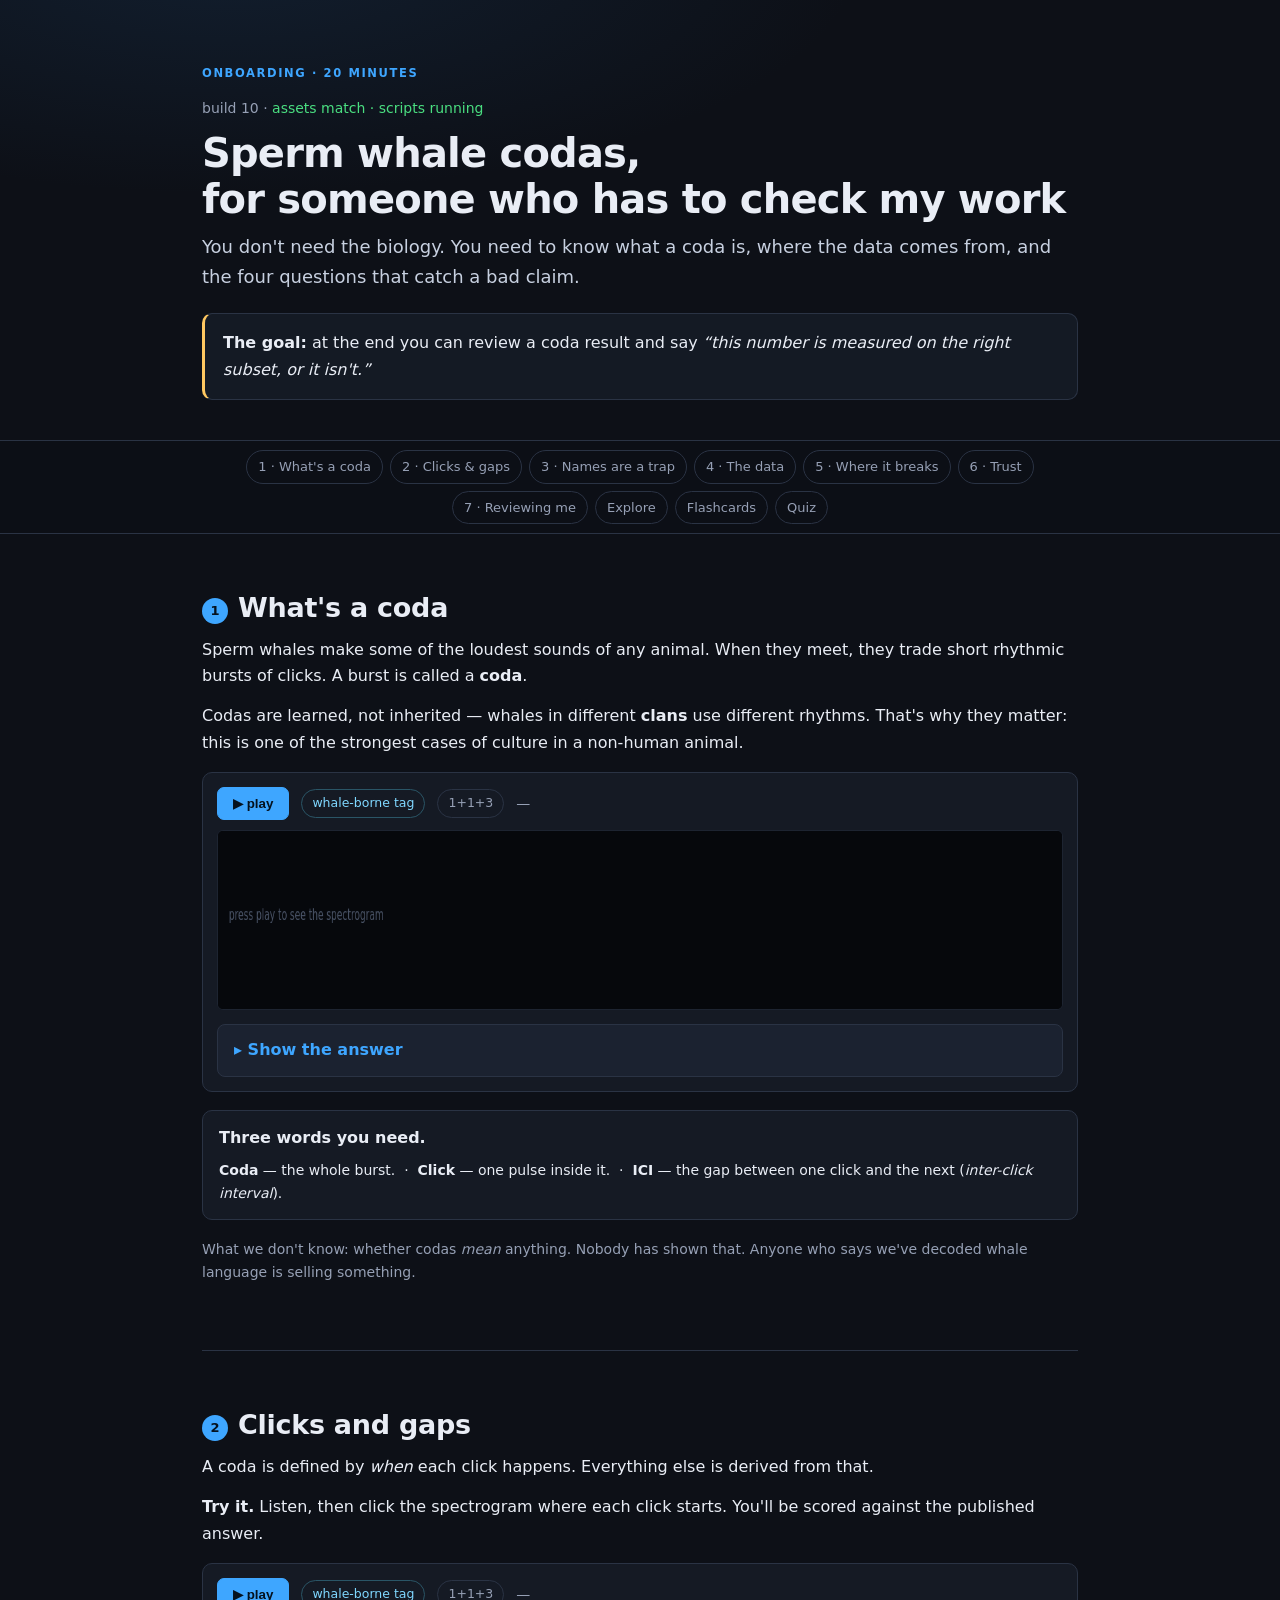
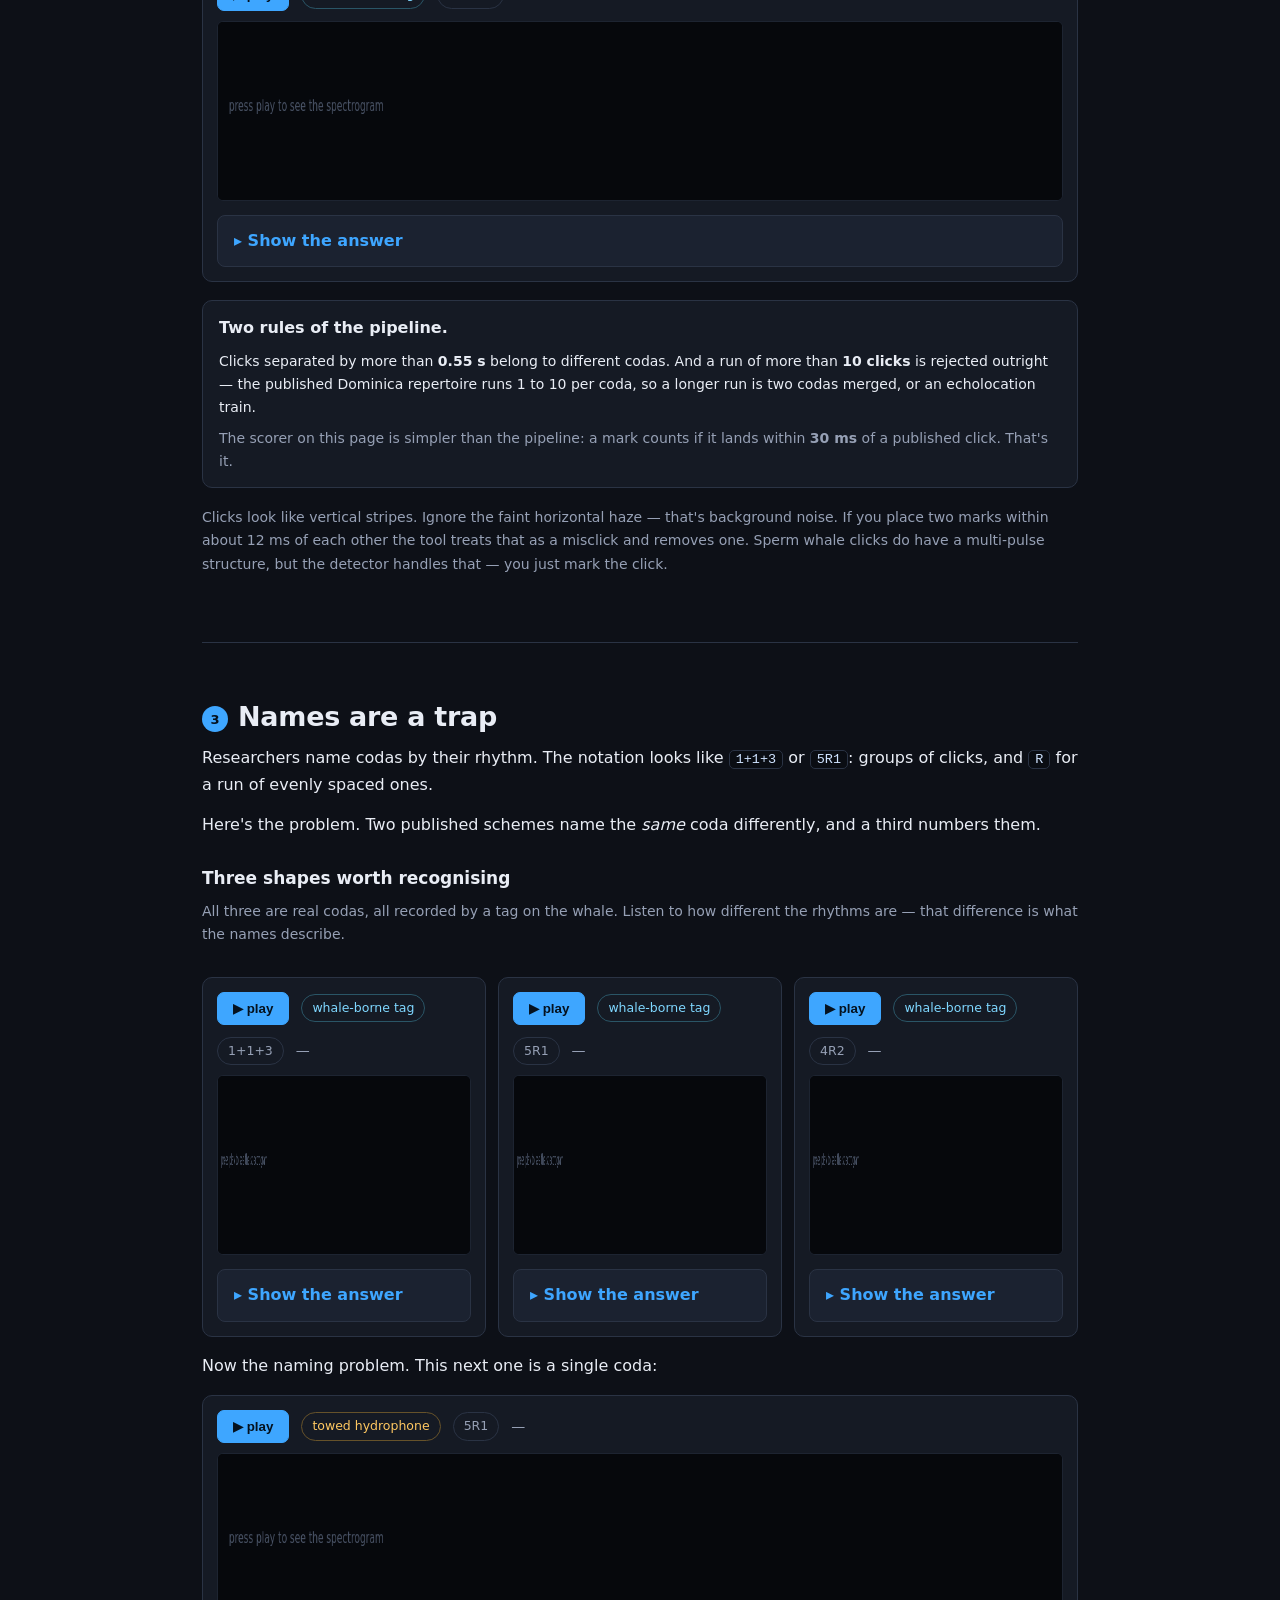
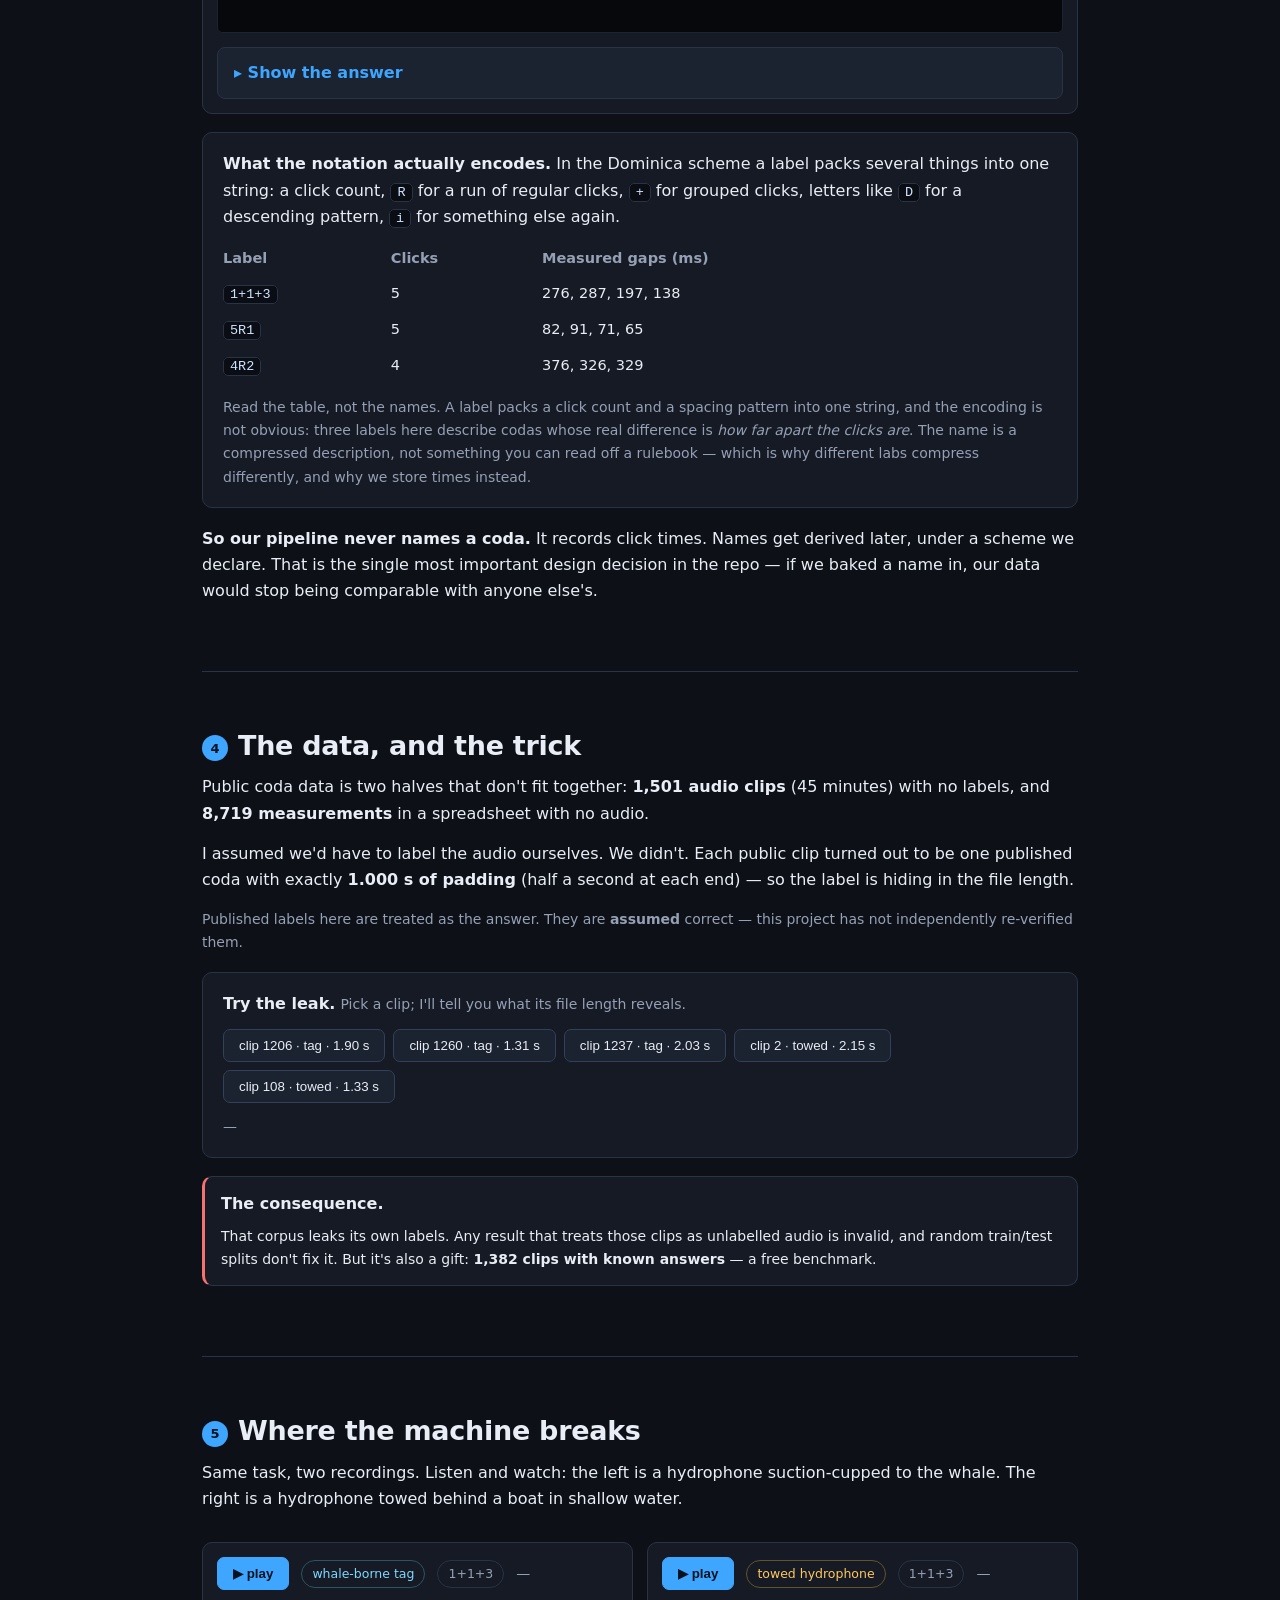
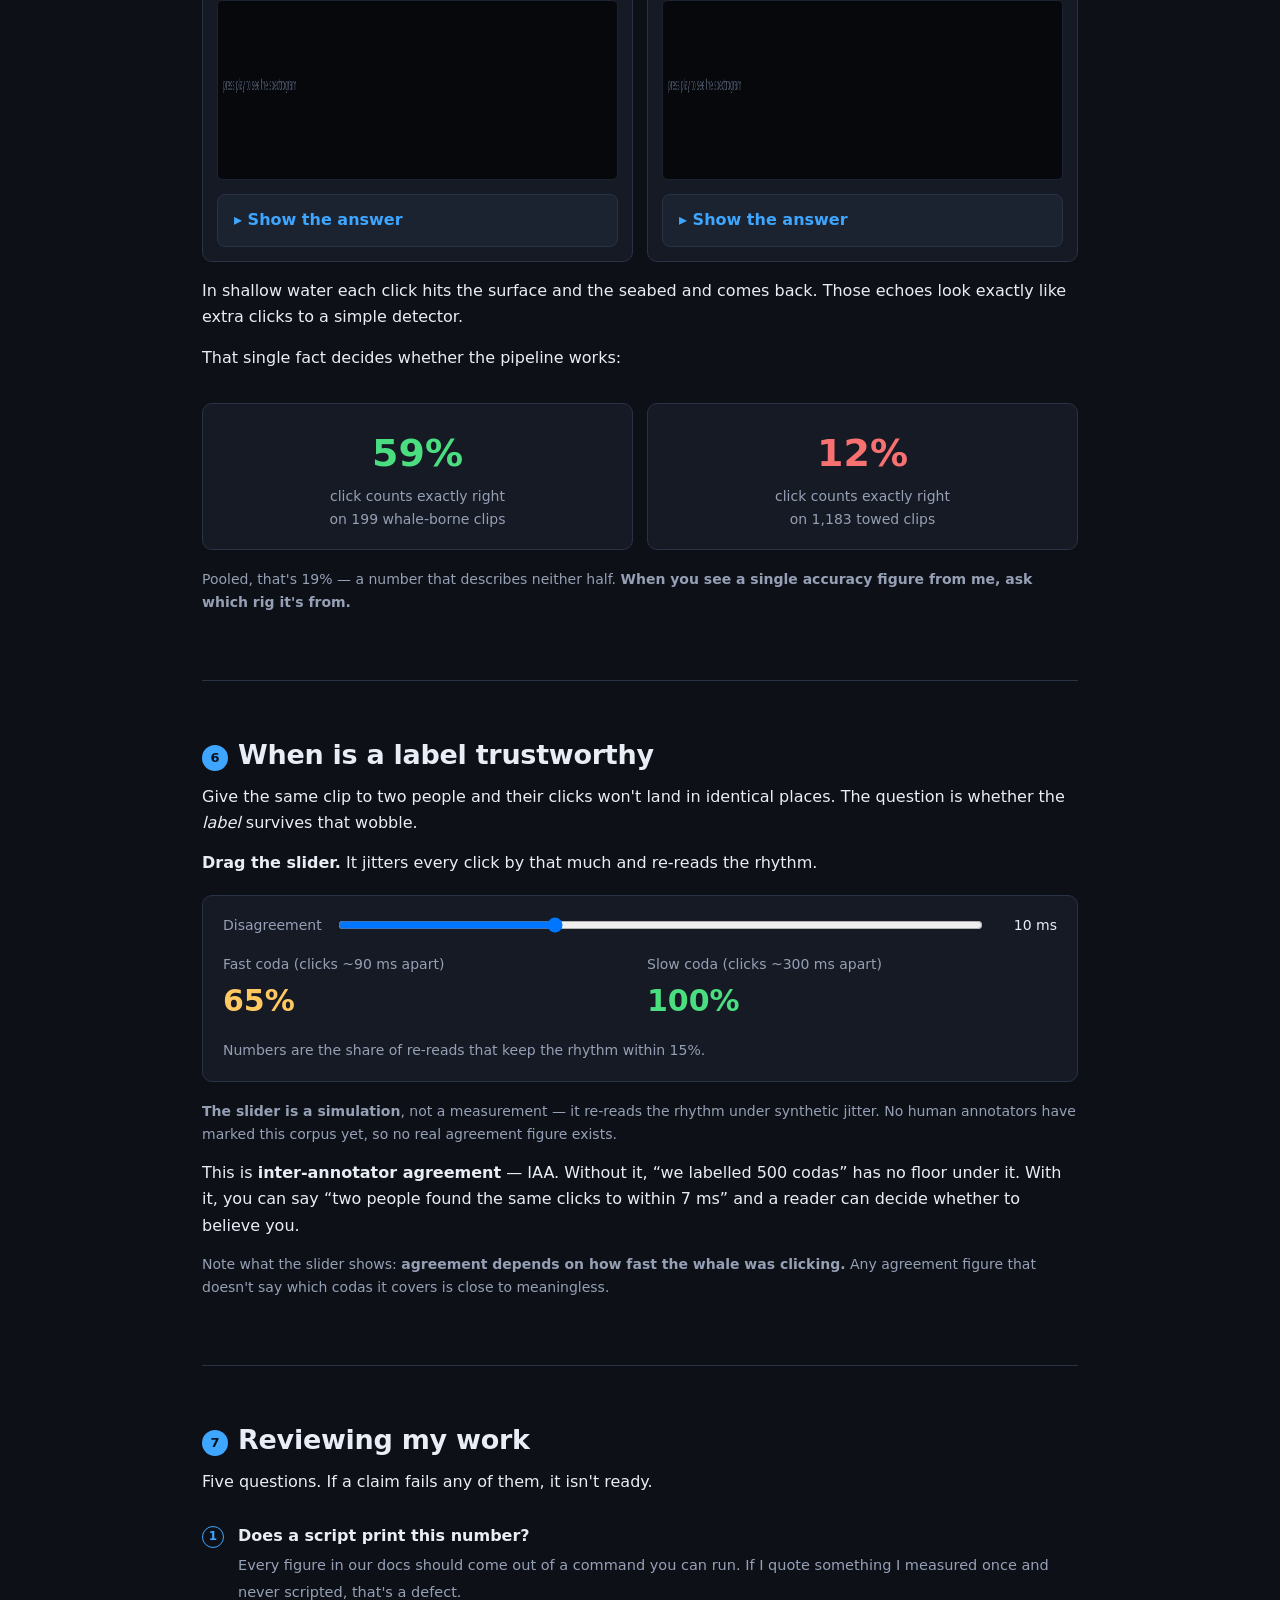
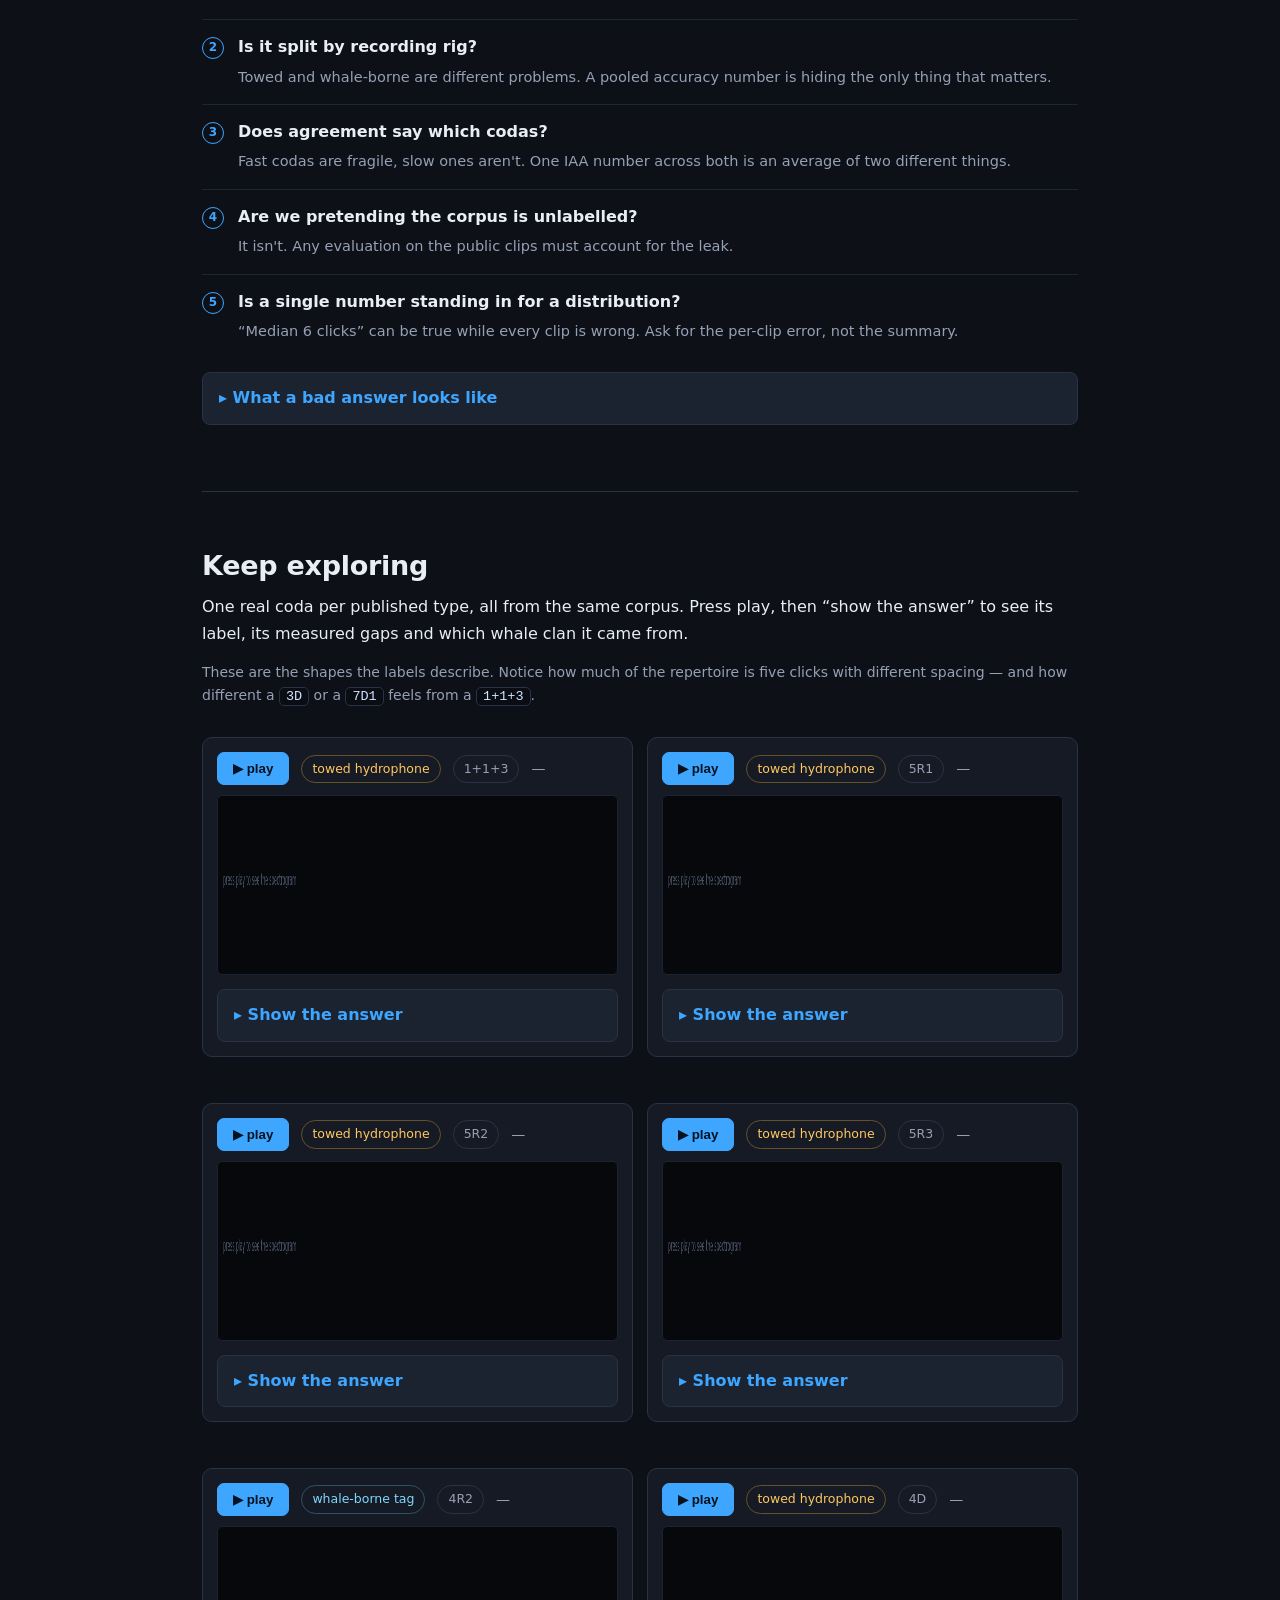
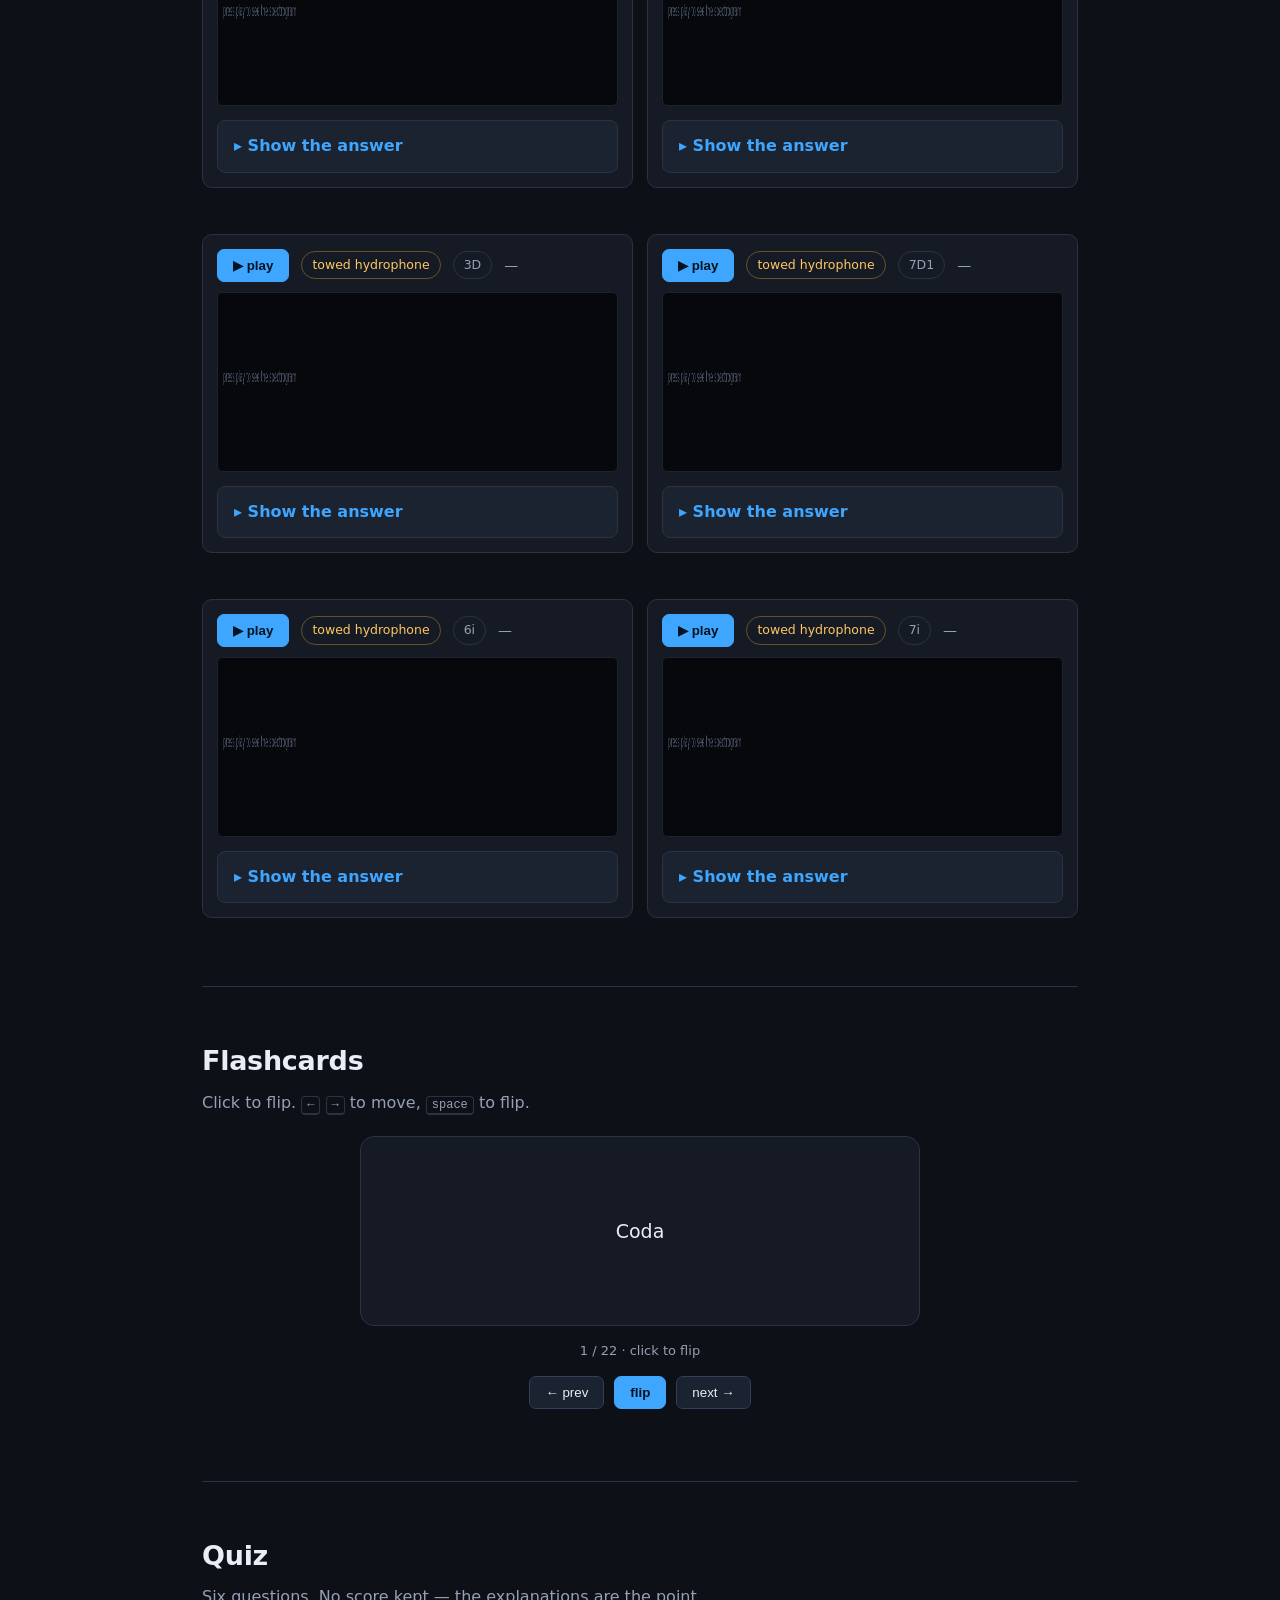
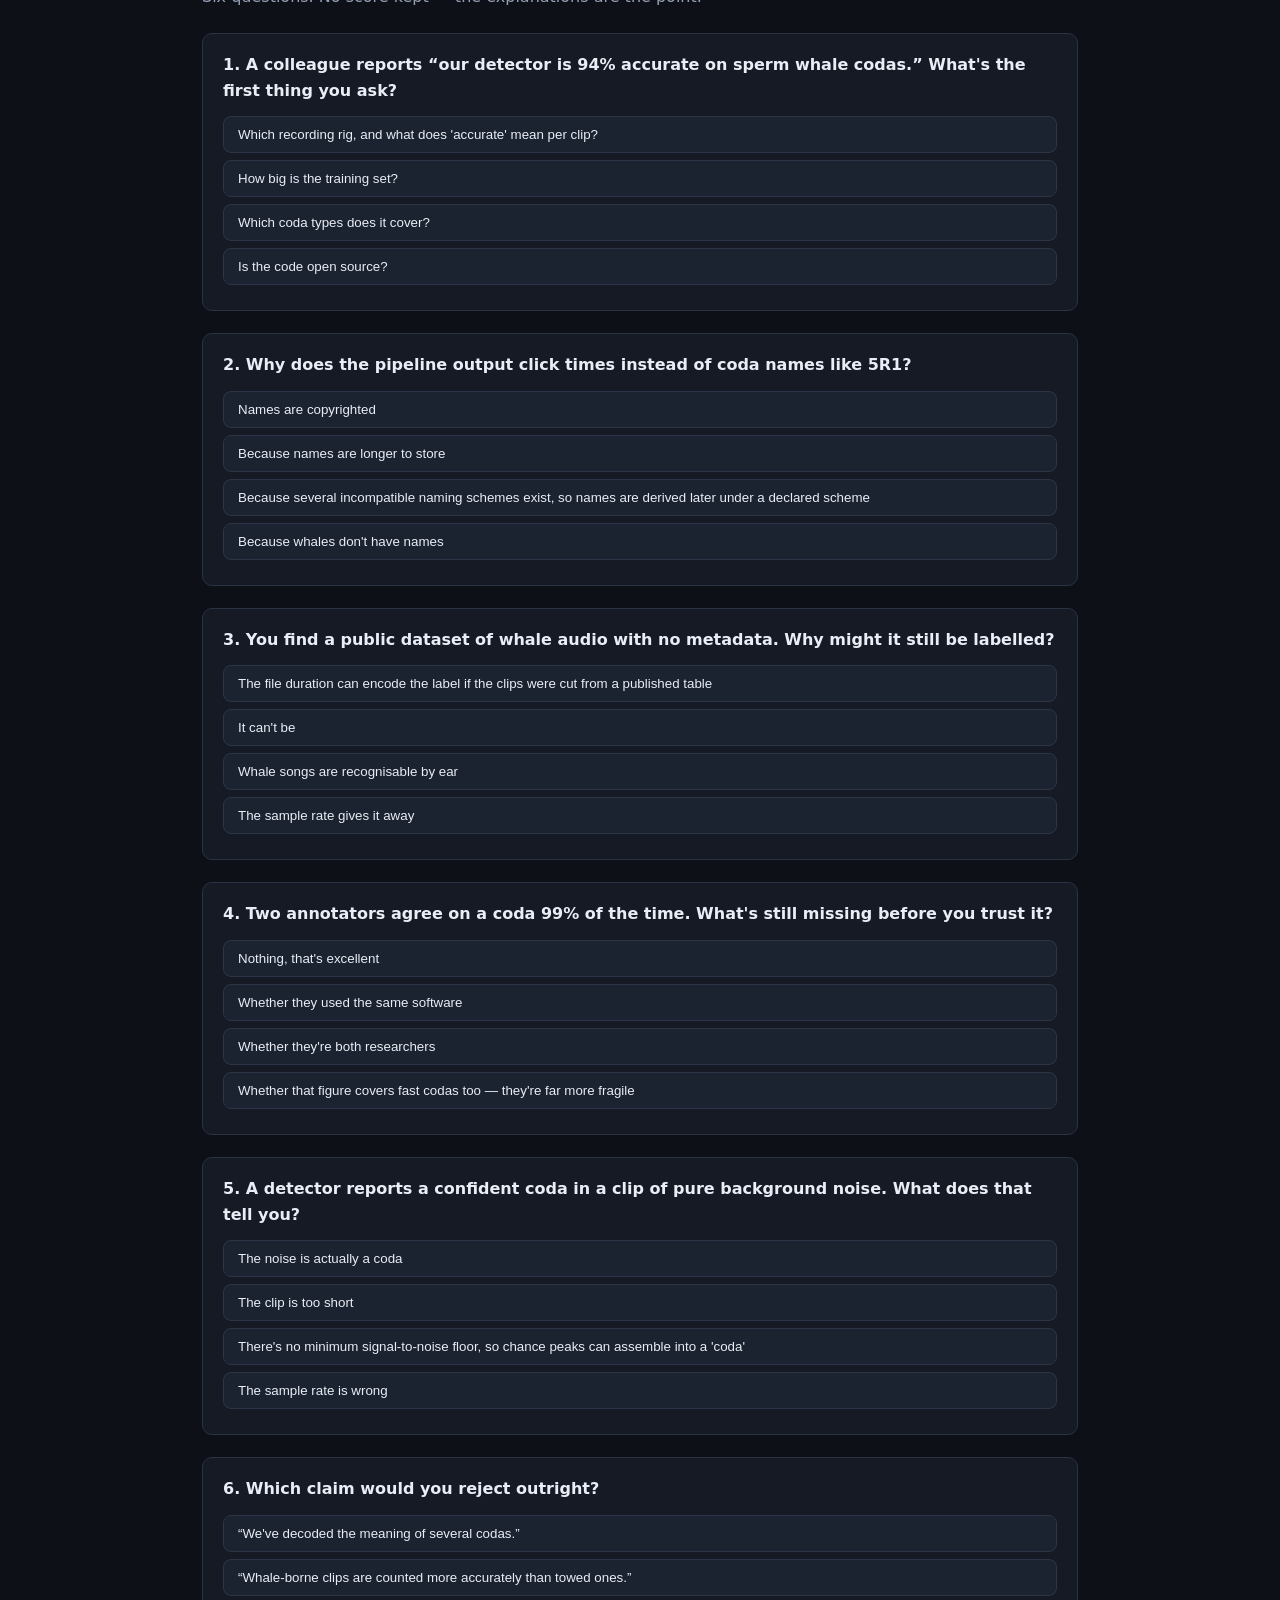
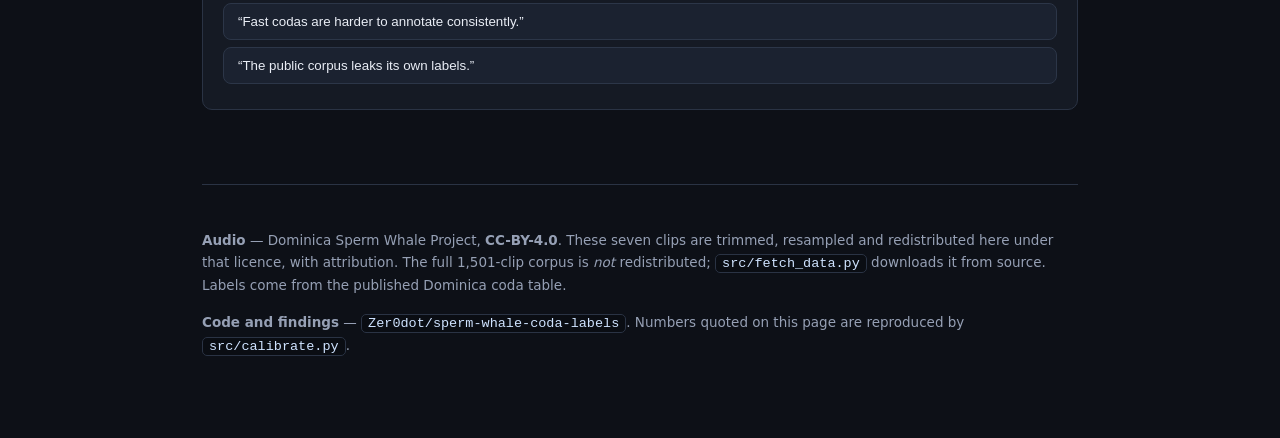
<file: site/index.html>
<!DOCTYPE html>
<html lang="en">
<head>
<meta charset="utf-8">
<meta name="viewport" content="width=device-width,initial-scale=1">
<title>Sperm whale codas — a speedrun</title>
<link rel="icon" href="data:,">
<link rel="stylesheet" href="style.css?v=9">
</head>
<body>

<header class="hero">
  <div class="wrap">
    <div class="eyebrow">Onboarding · 20 minutes</div>
    <div class="small dim" style="margin-bottom:10px"><span id="build-tag">build 10</span> · <span id="render-tag">scripts did not start</span></div>
    <h1>Sperm whale codas,<br>for someone who has to check my work</h1>
    <p class="lead">You don't need the biology. You need to know what a coda is, where the
      data comes from, and the four questions that catch a bad claim.</p>
    <div class="goal">
      <b>The goal:</b> at the end you can review a coda result and say
      <em>“this number is measured on the right subset, or it isn't.”</em>
    </div>
  </div>
</header>

<nav><div class="wrap">
  <a href="#l1">1 · What's a coda</a>
  <a href="#l2">2 · Clicks &amp; gaps</a>
  <a href="#l3">3 · Names are a trap</a>
  <a href="#l4">4 · The data</a>
  <a href="#l5">5 · Where it breaks</a>
  <a href="#l6">6 · Trust</a>
  <a href="#l7">7 · Reviewing me</a>
  <a href="#explore">Explore</a>
  <a href="#cards">Flashcards</a>
  <a href="#quiz">Quiz</a>
</div></nav>
<button id="showAll" class="showall" hidden>← show all sections</button>

<main class="wrap">
<noscript><div class="noscript"><b>Scripting is off in this preview.</b>
Everything below still works — each clip has a plain audio player and its label printed
underneath. The spectrograms, the marking exercise and the quizzes need JavaScript, and
won't appear.</div></noscript>

<!-- ───────────────────────────── 1 ───────────────────────────── -->
<section class="lesson" id="l1">
  <h2><span class="num">1</span>What's a coda</h2>
  <p>Sperm whales make some of the loudest sounds of any animal. When they meet, they trade short
    rhythmic bursts of clicks. A burst is called a <b>coda</b>.</p>
  <p>Codas are learned, not inherited — whales in different <b>clans</b> use different rhythms.
    That's why they matter: this is one of the strongest cases of culture in a non-human animal.</p>

  <div class="player" data-clip="tag113"><div class="plain"><audio controls preload="none" src="audio/tag113.wav"></audio><div class="small dim" style="margin-top:6px">whale-borne tag · published label <b>1+1+3</b> · 5 clicks · gaps 276, 287, 197, 138 ms · clan EC1, unit A, 02-03-2015</div></div></div>

  <div class="card tight">
    <b>Three words you need.</b>
    <p class="small" style="margin:8px 0 0">
      <b>Coda</b> — the whole burst. &nbsp;·&nbsp;
      <b>Click</b> — one pulse inside it. &nbsp;·&nbsp;
      <b>ICI</b> — the gap between one click and the next (<i>inter-click interval</i>).
    </p>
  </div>

  <p class="dim small">What we don't know: whether codas <em>mean</em> anything. Nobody has
    shown that. Anyone who says we've decoded whale language is selling something.</p>
</section>

<!-- ───────────────────────────── 2 ───────────────────────────── -->
<section class="lesson" id="l2">
  <h2><span class="num">2</span>Clicks and gaps</h2>
  <p>A coda is defined by <em>when</em> each click happens. Everything else is derived from that.</p>
  <p><b>Try it.</b> Listen, then click the spectrogram where each click starts. You'll be scored
    against the published answer.</p>

  <div class="player" data-clip="slow"><div class="plain"><audio controls preload="none" src="audio/slow.wav"></audio><div class="small dim" style="margin-top:6px">whale-borne tag · published label <b>1+1+3</b> · 5 clicks · gaps 496, 375, 185, 191 ms · clan EC1, unit A, 02-03-2015</div></div></div>

  <div class="card tight">
    <b>Two rules of the pipeline.</b>
    <p class="small" style="margin:8px 0 0">
      Clicks separated by more than <b>0.55 s</b> belong to different codas. And a run of more than
      <b>10 clicks</b> is rejected outright — the published Dominica repertoire runs 1 to 10 per
      coda, so a longer run is two codas merged, or an echolocation train.</p>
    <p class="small dim" style="margin:8px 0 0">The scorer on this page is simpler than the
      pipeline: a mark counts if it lands within <b>30 ms</b> of a published click. That's it.</p>
  </div>

  <p class="dim small">Clicks look like vertical stripes. Ignore the faint horizontal haze — that's
    background noise. If you place two marks within about 12 ms of each other the tool treats that as a
    misclick and removes one. Sperm whale clicks do have a multi-pulse structure, but the detector
    handles that — you just mark the click.</p>
</section>

<!-- ───────────────────────────── 3 ───────────────────────────── -->
<section class="lesson" id="l3">
  <h2><span class="num">3</span>Names are a trap</h2>
  <p>Researchers name codas by their rhythm. The notation looks like <code>1+1+3</code> or
    <code>5R1</code>: groups of clicks, and <code>R</code> for a run of evenly spaced ones.</p>
  <p>Here's the problem. Two published schemes name the <em>same</em> coda differently, and a third
    numbers them.</p>

  <h3>Three shapes worth recognising</h3>
  <p class="dim small">All three are real codas, all recorded by a tag on the whale. Listen to how
    different the rhythms are — that difference is what the names describe.</p>
  <div class="grid3">
    <div class="player" data-clip="tag113"><div class="plain"><audio controls preload="none" src="audio/tag113.wav"></audio><div class="small dim" style="margin-top:6px">whale-borne tag · published label <b>1+1+3</b> · 5 clicks · gaps 276, 287, 197, 138 ms · clan EC1, unit A, 02-03-2015</div></div></div>
    <div class="player" data-clip="tag5r1"><div class="plain"><audio controls preload="none" src="audio/tag5r1.wav"></audio><div class="small dim" style="margin-top:6px">whale-borne tag · published label <b>5R1</b> · 5 clicks · gaps 82, 91, 71, 65 ms · clan EC1, unit A, 02-03-2015</div></div></div>
    <div class="player" data-clip="tag4r2"><div class="plain"><audio controls preload="none" src="audio/tag4r2.wav"></audio><div class="small dim" style="margin-top:6px">whale-borne tag · published label <b>4R2</b> · 4 clicks · gaps 376, 326, 329 ms · clan EC1, unit A, 02-03-2015</div></div></div>
  </div>

  <p>Now the naming problem. This next one is a single coda:</p>
  <div class="player" data-clip="towed-clean"><div class="plain"><audio controls preload="none" src="audio/towed-clean.wav"></audio><div class="small dim" style="margin-top:6px">towed hydrophone · published label <b>5R1</b> · 5 clicks · gaps 86, 104, 81, 63 ms · clan EC1, unit F, 23/01/2005</div></div></div>

  <div class="card">
    <p style="margin:0 0 10px"><b>What the notation actually encodes.</b> In the Dominica scheme a
      label packs several things into one string: a click count, <code>R</code> for a run of regular
      clicks, <code>+</code> for grouped clicks, letters like <code>D</code> for a descending
      pattern, <code>i</code> for something else again.</p>
    <table style="width:100%;border-collapse:collapse;font-size:14.5px">
      <thead><tr style="color:var(--dim);text-align:left"><th style="padding:6px 0">Label</th><th>Clicks</th><th>Measured gaps (ms)</th></tr></thead>
      <tbody id="shapeTable"><tr><td colspan="3" class="dim small">loading…</td></tr></tbody>
    </table>
    <p class="small dim" style="margin:12px 0 0">Read the table, not the names. A label packs a
      click count and a spacing pattern into one string, and the encoding is not obvious: three
      labels here describe codas whose real difference is <em>how far apart the clicks are</em>. The
      name is a compressed description, not something you can read off a rulebook — which is why
      different labs compress differently, and why we store times instead.</p>
  </div>

  <p><b>So our pipeline never names a coda.</b> It records click times. Names get derived later,
    under a scheme we declare. That is the single most important design decision in the repo — if we
    baked a name in, our data would stop being comparable with anyone else's.</p>
</section>

<!-- ───────────────────────────── 4 ───────────────────────────── -->
<section class="lesson" id="l4">
  <h2><span class="num">4</span>The data, and the trick</h2>
  <p>Public coda data is two halves that don't fit together: <b>1,501 audio clips</b> (45 minutes)
    with no labels, and <b>8,719 measurements</b> in a spreadsheet with no audio.</p>
  <p>I assumed we'd have to label the audio ourselves. We didn't. Each public clip turned out to be
    one published coda with exactly <b>1.000 s of padding</b> (half a second at each end) — so the
    label is hiding in the file length.</p>
  <p class="dim small">Published labels here are treated as the answer. They are <b>assumed</b>
    correct — this project has not independently re-verified them.</p>

  <div class="card" id="leak">
    <b>Try the leak.</b> <span class="dim small">Pick a clip; I'll tell you what its file length reveals.</span>
    <div style="display:flex;gap:8px;flex-wrap:wrap;margin:12px 0" id="leakBtns"></div>
    <div id="leakOut" class="small dim">—</div>
  </div>

  <div class="card tight" style="border-left:3px solid var(--bad)">
    <b>The consequence.</b>
    <p class="small" style="margin:8px 0 0">That corpus leaks its own labels. Any result that treats
      those clips as unlabelled audio is invalid, and random train/test splits don't fix it. But it's
      also a gift: <b>1,382 clips with known answers</b> — a free benchmark.</p>
  </div>
</section>

<!-- ───────────────────────────── 5 ───────────────────────────── -->
<section class="lesson" id="l5">
  <h2><span class="num">5</span>Where the machine breaks</h2>
  <p>Same task, two recordings. Listen and watch: the left is a hydrophone suction-cupped to the
    whale. The right is a hydrophone towed behind a boat in shallow water.</p>

  <div class="grid2">
    <div class="player" data-clip="tag113"><div class="plain"><audio controls preload="none" src="audio/tag113.wav"></audio><div class="small dim" style="margin-top:6px">whale-borne tag · published label <b>1+1+3</b> · 5 clicks · gaps 276, 287, 197, 138 ms · clan EC1, unit A, 02-03-2015</div></div></div>
    <div class="player" data-clip="towed-echoes"><div class="plain"><audio controls preload="none" src="audio/towed-echoes.wav"></audio><div class="small dim" style="margin-top:6px">towed hydrophone · published label <b>1+1+3</b> · 5 clicks · gaps 405, 403, 167, 176 ms · clan EC1, unit F, 23/01/2005</div></div></div>
  </div>

  <p>In shallow water each click hits the surface and the seabed and comes back. Those echoes look
    exactly like extra clicks to a simple detector.</p>
  <p>That single fact decides whether the pipeline works:</p>

  <div class="grid2">
    <div class="card" style="text-align:center">
      <div style="font-size:38px;font-weight:700;color:var(--good)">59%</div>
      <div class="dim small">click counts exactly right<br>on 199 whale-borne clips</div>
    </div>
    <div class="card" style="text-align:center">
      <div style="font-size:38px;font-weight:700;color:var(--bad)">12%</div>
      <div class="dim small">click counts exactly right<br>on 1,183 towed clips</div>
    </div>
  </div>

  <p class="dim small">Pooled, that's 19% — a number that describes neither half. <b>When you see a
    single accuracy figure from me, ask which rig it's from.</b></p>
</section>

<!-- ───────────────────────────── 6 ───────────────────────────── -->
<section class="lesson" id="l6">
  <h2><span class="num">6</span>When is a label trustworthy</h2>
  <p>Give the same clip to two people and their clicks won't land in identical places. The question
    is whether the <em>label</em> survives that wobble.</p>
  <p><b>Drag the slider.</b> It jitters every click by that much and re-reads the rhythm.</p>

  <div class="card" id="stab">
    <div style="display:flex;align-items:center;gap:14px;flex-wrap:wrap">
      <label class="small dim" for="jit">Disagreement</label>
      <input id="jit" type="range" min="0" max="30" value="10" style="flex:1;min-width:180px">
      <span id="jitv" class="small" style="width:58px;text-align:right">10 ms</span>
    </div>
    <div class="grid2" style="margin-top:16px">
      <div><div class="small dim">Fast coda (clicks ~90 ms apart)</div>
        <div id="stabFast" style="font-size:30px;font-weight:700">—</div></div>
      <div><div class="small dim">Slow coda (clicks ~300 ms apart)</div>
        <div id="stabSlow" style="font-size:30px;font-weight:700">—</div></div>
    </div>
    <p class="small dim" style="margin:14px 0 0">Numbers are the share of re-reads that keep the
      rhythm within 15%.</p>
  </div>

  <p class="dim small"><b>The slider is a simulation</b>, not a measurement — it re-reads the
    rhythm under synthetic jitter. No human annotators have marked this corpus yet, so no real
    agreement figure exists.</p>
  <p>This is <b>inter-annotator agreement</b> — IAA. Without it, “we labelled 500 codas” has no
    floor under it. With it, you can say “two people found the same clicks to within 7 ms” and a
    reader can decide whether to believe you.</p>
  <p class="dim small">Note what the slider shows: <b>agreement depends on how fast the whale was
    clicking.</b> Any agreement figure that doesn't say which codas it covers is close to meaningless.</p>
</section>

<!-- ───────────────────────────── 7 ───────────────────────────── -->
<section class="lesson" id="l7">
  <h2><span class="num">7</span>Reviewing my work</h2>
  <p>Five questions. If a claim fails any of them, it isn't ready.</p>
  <ul class="check">
    <li><span class="mk">1</span><div class="q"><b>Does a script print this number?</b>
      <span>Every figure in our docs should come out of a command you can run. If I quote something
      I measured once and never scripted, that's a defect.</span></div></li>
    <li><span class="mk">2</span><div class="q"><b>Is it split by recording rig?</b>
      <span>Towed and whale-borne are different problems. A pooled accuracy number is hiding the
      only thing that matters.</span></div></li>
    <li><span class="mk">3</span><div class="q"><b>Does agreement say which codas?</b>
      <span>Fast codas are fragile, slow ones aren't. One IAA number across both is an average of
      two different things.</span></div></li>
    <li><span class="mk">4</span><div class="q"><b>Are we pretending the corpus is unlabelled?</b>
      <span>It isn't. Any evaluation on the public clips must account for the leak.</span></div></li>
    <li><span class="mk">5</span><div class="q"><b>Is a single number standing in for a
      distribution?</b>
      <span>“Median 6 clicks” can be true while every clip is wrong. Ask for the per-clip error,
      not the summary.</span></div></li>
  </ul>

  <details>
    <summary>What a bad answer looks like</summary>
    <p class="small">“The detector is 95% accurate on codas.” No rig, no per-clip error, no script,
      measured on a corpus that leaks its labels. Every one of those is a hole a reviewer should
      push on — and I will have made some of these mistakes. That's what this page is for.</p>
  </details>
</section>

<!-- ───────────────────────────── explore ───────────────────────────── -->
<section class="lesson" id="explore">
  <h2>Keep exploring</h2>
  <p>One real coda per published type, all from the same corpus. Press play, then “show the answer”
    to see its label, its measured gaps and which whale clan it came from.</p>
  <p class="dim small">These are the shapes the labels describe. Notice how much of the repertoire
    is five clicks with different spacing — and how different a <code>3D</code> or a <code>7D1</code>
    feels from a <code>1+1+3</code>.</p>
  <div class="grid2" id="exploreGrid"></div>
</section>

<!-- ───────────────────────────── cards ───────────────────────────── -->
<section class="lesson" id="cards">
  <h2>Flashcards</h2>
  <p class="dim">Click to flip. <span class="kbd">←</span> <span class="kbd">→</span> to move,
    <span class="kbd">space</span> to flip.</p>
  <div class="deck">
    <div class="flash" id="flash"><span id="flashText">Loading…</span></div>
    <div class="meta" id="flashMeta"></div>
    <div style="display:flex;gap:10px">
      <button id="fPrev">← prev</button>
      <button id="fFlip" class="primary">flip</button>
      <button id="fNext">next →</button>
    </div>
  </div>
</section>

<!-- ───────────────────────────── quiz ───────────────────────────── -->
<section class="lesson" id="quiz">
  <h2>Quiz</h2>
  <p class="dim">Six questions. No score kept — the explanations are the point.</p>
  <div id="quizBox"></div>
  <div class="card" id="quizScore" style="display:none"></div>
</section>

<footer>
  <p><b>Audio</b> — Dominica Sperm Whale Project, <b>CC-BY-4.0</b>. These seven clips are trimmed,
    resampled and redistributed here under that licence, with attribution. The full 1,501-clip
    corpus is <em>not</em> redistributed; <code>src/fetch_data.py</code> downloads it from source.
    Labels come from the published Dominica coda table.</p>
  <p><b>Code and findings</b> — <code>Zer0dot/sperm-whale-coda-labels</code>. Numbers quoted on this
    page are reproduced by <code>src/calibrate.py</code>.</p>
</footer>

</main>
<script src="app.js?v=9"></script>
</body>
</html>
</file>
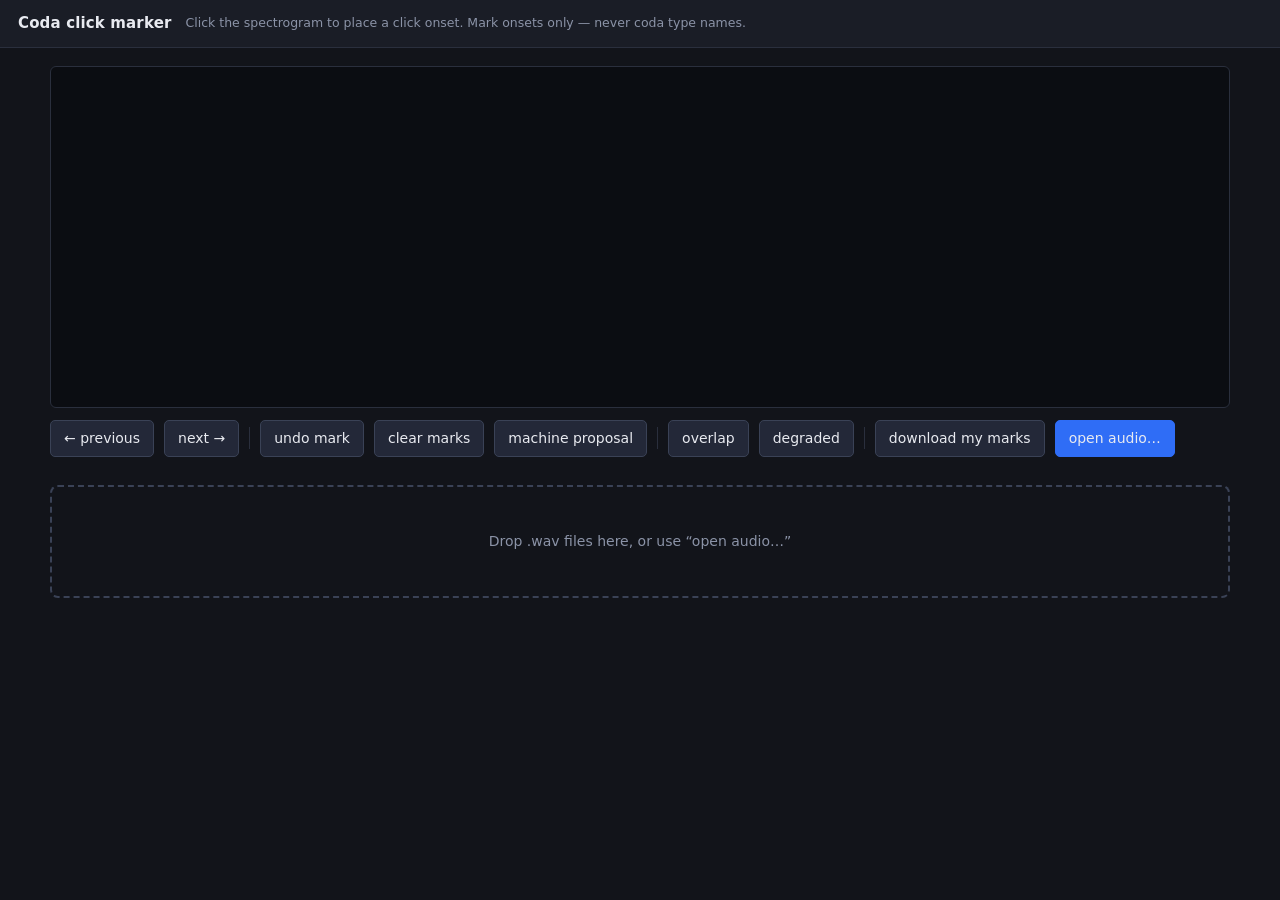
<file: tools/marker.html>
<!DOCTYPE html>
<html lang="en">
<head>
<meta charset="utf-8">
<title>Coda click marker</title>
<style>
  :root { color-scheme: dark; }
  body { margin:0; background:#12141a; color:#e8eaf0;
         font:14px/1.5 system-ui, -apple-system, Segoe UI, sans-serif; }
  header { padding:12px 18px; background:#1a1d26; border-bottom:1px solid #2a2f3d;
           display:flex; gap:14px; align-items:center; flex-wrap:wrap; }
  h1 { font-size:15px; margin:0; font-weight:600; letter-spacing:.01em; }
  .hint { color:#8b93a7; font-size:12.5px; }
  main { padding:18px; max-width:1180px; margin:0 auto; }
  #wrap { position:relative; background:#0b0d12; border:1px solid #2a2f3d;
          border-radius:6px; overflow:hidden; }
  canvas { display:block; width:100%; height:340px; cursor:crosshair; }
  .row { display:flex; gap:10px; flex-wrap:wrap; align-items:center; margin-top:12px; }
  button { background:#232838; color:#e8eaf0; border:1px solid #3a4256; border-radius:5px;
           padding:7px 13px; font:inherit; cursor:pointer; }
  button:hover { background:#2c3346; }
  button.primary { background:#2f6df6; border-color:#2f6df6; }
  button.primary:hover { background:#4880f8; }
  button.on { background:#2f6df6; border-color:#2f6df6; }
  button:disabled { opacity:.4; cursor:default; }
  #stats { margin-top:14px; font-variant-numeric:tabular-nums; color:#b9c0d2; }
  #stats b { color:#e8eaf0; }
  #list { font-family:ui-monospace, SFMono-Regular, Menlo, monospace; font-size:12.5px;
          color:#9aa3b8; margin-top:8px; max-height:88px; overflow:auto; }
  #meta { color:#8b93a7; font-size:12.5px; }
  #drop { border:2px dashed #3a4256; border-radius:8px; padding:44px; text-align:center;
          color:#8b93a7; }
  #drop.hot { border-color:#2f6df6; color:#e8eaf0; }
  .sep { width:1px; height:22px; background:#2a2f3d; }
</style>
</head>
<body>
<header>
  <h1>Coda click marker</h1>
  <span class="hint">Click the spectrogram to place a click onset. Mark onsets only — never coda type names.</span>
</header>

<main>
  <div id="wrap"><canvas id="cv" width="1160" height="340"></canvas></div>

  <div class="row">
    <button id="prev">← previous</button>
    <button id="next">next →</button>
    <span class="sep"></span>
    <button id="undo">undo mark</button>
    <button id="clear">clear marks</button>
    <button id="propose">machine proposal</button>
    <span class="sep"></span>
    <button id="flagOverlap">overlap</button>
    <button id="flagDegraded">degraded</button>
    <span class="sep"></span>
    <button id="download">download my marks</button>
    <button id="file" class="primary">open audio…</button>
    <input id="picker" type="file" accept="audio/*" multiple hidden>
  </div>

  <div id="stats"></div>
  <div id="list"></div>
  <div id="meta" style="margin-top:12px"></div>
  <div id="drop" style="margin-top:14px">Drop .wav files here, or use “open audio…”</div>
</main>

<script>
(() => {
  "use strict";
  const TOL_MS = 5;                 // marking resolution
  const MAX_ICI = 0.55;             // seconds; coda split threshold (see docs/PROTOCOL.md)
  const cv = document.getElementById('cv');
  const ctx = cv.getContext('2d');

  let files = [];          // File objects
  let idx = 0;
  let audio = null;        // AudioBuffer
  let sr = 48000;
  let sgram = null;        // {mag: Float32Array[], t0, dt, df, maxDb}
  let marks = [];          // array of onset times (seconds), sorted
  const state = {};        // clipKey -> {marks, overlap, degraded}
  let curKey = null;
  let marksKey = null;   // which clip the `marks` array actually belongs to

  // ---------- FFT ----------
  function fft(re, im) {
    const n = re.length;
    for (let i = 1, j = 0; i < n; i++) {
      let bit = n >> 1;
      for (; j & bit; bit >>= 1) j ^= bit;
      j ^= bit;
      if (i < j) { [re[i], re[j]] = [re[j], re[i]]; [im[i], im[j]] = [im[j], im[i]]; }
    }
    for (let len = 2; len <= n; len <<= 1) {
      const ang = -2 * Math.PI / len;
      const wr = Math.cos(ang), wi = Math.sin(ang);
      for (let i = 0; i < n; i += len) {
        let cr = 1, ci = 0;
        for (let k = 0; k < len / 2; k++) {
          const ur = re[i + k], ui = im[i + k];
          const vr = re[i + k + len / 2] * cr - im[i + k + len / 2] * ci;
          const vi = re[i + k + len / 2] * ci + im[i + k + len / 2] * cr;
          re[i + k] = ur + vr; im[i + k] = ui + vi;
          re[i + k + len / 2] = ur - vr; im[i + k + len / 2] = ui - vi;
          const ncr = cr * wr - ci * wi;
          ci = cr * wi + ci * wr; cr = ncr;
        }
      }
    }
  }

  function computeSpectrogram(buf) {
    const x = buf.getChannelData(0);
    const N = 512, hop = 128;
    const frames = Math.max(1, Math.floor((x.length - N) / hop) + 1);
    const bins = N / 2;
    const hann = new Float32Array(N);
    for (let i = 0; i < N; i++) hann[i] = 0.5 - 0.5 * Math.cos(2 * Math.PI * i / (N - 1));

    const mags = [];
    const re = new Float64Array(N), im = new Float64Array(N);
    for (let f = 0; f < frames; f++) {
      const off = f * hop;
      for (let i = 0; i < N; i++) { re[i] = x[off + i] * hann[i]; im[i] = 0; }
      fft(re, im);
      const m = new Float32Array(bins);
      for (let b = 0; b < bins; b++) m[b] = Math.hypot(re[b], im[b]);
      mags.push(m);
    }
    // display range: 0 - 12 kHz
    const maxBin = Math.min(bins, Math.round(12000 / (buf.sampleRate / N)));
    let peak = 0;
    for (const m of mags) for (let b = 0; b < maxBin; b++) if (m[b] > peak) peak = m[b];
    return { mags, frames, maxBin, sr: buf.sampleRate, N, hop, peak: peak || 1,
             dur: buf.duration };
  }

  function db(v, peak) { return 20 * Math.log10(Math.max(v, 1e-12) / peak); }

  function draw() {
    const W = cv.width, H = cv.height;
    ctx.fillStyle = '#0b0d12'; ctx.fillRect(0, 0, W, H);
    if (!sgram) return;
    const { mags, frames, maxBin, peak } = sgram;
    const LO = -78, HI = 0;   // dB range of the colour map
    const img = ctx.createImageData(frames, maxBin);
    const d = img.data;
    for (let f = 0; f < frames; f++) {
      const col = mags[f];
      for (let b = 0; b < maxBin; b++) {
        const t = Math.min(1, Math.max(0, (db(col[b], peak) - LO) / (HI - LO)));
        const p = ((maxBin - 1 - b) * frames + f) * 4;
        // simple dark-blue -> cyan -> yellow ramp
        d[p]     = Math.round(255 * Math.pow(t, 1.7));
        d[p + 1] = Math.round(255 * Math.pow(t, 1.1) * 0.92);
        d[p + 2] = Math.round(255 * (t < 0.55 ? t * 1.5 : 0.8 + 0.2 * t));
        d[p + 3] = 255;
      }
    }
    const off = document.createElement('canvas');
    off.width = frames; off.height = maxBin;
    off.getContext('2d').putImageData(img, 0, 0);
    ctx.imageSmoothingEnabled = true;
    ctx.drawImage(off, 0, 0, W, H);

    // time grid
    ctx.strokeStyle = 'rgba(255,255,255,.14)'; ctx.fillStyle = '#8b93a7';
    ctx.font = '11px ui-monospace, monospace'; ctx.lineWidth = 1;
    const dur = sgram.dur;
    const step = dur > 3 ? 1 : 0.5;
    for (let t = 0; t <= dur + 1e-9; t += step) {
      const x = (t / dur) * W;
      ctx.beginPath(); ctx.moveTo(x, 0); ctx.lineTo(x, H); ctx.stroke();
      ctx.fillText(t.toFixed(1) + 's', x + 3, H - 5);
    }

    // marks
    for (const t of marks) {
      const x = (t / dur) * W;
      ctx.strokeStyle = '#ffd166'; ctx.lineWidth = 2;
      ctx.beginPath(); ctx.moveTo(x, 0); ctx.lineTo(x, H); ctx.stroke();
      ctx.fillStyle = '#ffd166';
      ctx.beginPath(); ctx.moveTo(x, 0); ctx.lineTo(x - 5, 10); ctx.lineTo(x + 5, 10); ctx.closePath(); ctx.fill();
    }
    updateReadout();
  }

  function icis() {
    const out = [];
    for (let i = 1; i < marks.length; i++) out.push(marks[i] - marks[i - 1]);
    return out;
  }

  function groups() {
    // split marks into codas at gaps > MAX_ICI (same rule as the extractor)
    const g = []; let cur = [];
    for (let i = 0; i < marks.length; i++) {
      if (i > 0 && marks[i] - marks[i - 1] > MAX_ICI) { if (cur.length) g.push(cur); cur = []; }
      cur.push(marks[i]);
    }
    if (cur.length) g.push(cur);
    return g;
  }

  function updateReadout() {
    const g = groups().filter(c => c.length >= 3);
    // mean of within-coda intervals only; a gap between two codas is not an ICI
    const ic = g.flatMap(c => c.slice(1).map((t, i) => t - c[i]));
    const flag = state[curKey] || {};
    let html = `<b>${marks.length}</b> onsets`;
    if (g.length) html += ` · <b>${g.length}</b> coda${g.length > 1 ? 's' : ''} (≥3 clicks)`;
    if (ic.length) html += ` · ICI ${Math.round(1000 * (ic.reduce((a, b) => a + b, 0) / ic.length))} ms mean`;
    if (flag.overlap) html += ' · <span style="color:#ff9f68">overlap</span>';
    if (flag.degraded) html += ' · <span style="color:#ff9f68">degraded</span>';
    document.getElementById('stats').innerHTML = html;
    document.getElementById('list').textContent = ic.length
      ? ic.map(v => Math.round(v * 1000)).join('  ') + '  ms'
      : 'no clicks marked yet';
  }

  function markTouched() {
    if (!curKey || marksKey !== curKey) return;
    state[curKey] = { ...(state[curKey] || {}), marks: marks.slice(), touched: true };
  }

  // Guarded: `marks` may still hold the previous clip's clicks while the next
  // one is decoding.  Writing them under the new key silently corrupts it.
  function saveState() {
    if (curKey && marksKey === curKey) {
      state[curKey] = { ...(state[curKey] || {}), marks: marks.slice() };
    }
  }

  function loadClip(i) {
    if (!files.length) return;
    saveState();
    idx = Math.max(0, Math.min(files.length - 1, i));
    const f = files[idx];
    curKey = f.name;
    document.getElementById('meta').textContent =
      `${f.name} — clip ${idx + 1} of ${files.length}`;
    const myKey = f.name;
    const fr = new FileReader();
    fr.onload = async () => {
      // A slow decode can finish after the user has moved on; without this
      // check its marks attach to whatever clip is current, silently.
      if (curKey !== myKey) return;
      const ac = new (window.AudioContext || window.webkitAudioContext)();
      try {
        audio = await ac.decodeAudioData(fr.result);
      } catch (e) {
        document.getElementById('meta').textContent = `${f.name} — could not decode`;
        return;
      }
      if (curKey !== myKey) return;
      sgram = computeSpectrogram(audio);
      const prev = state[curKey];
      marks = prev ? prev.marks.slice() : [];
      marksKey = curKey;
      // Machine proposals must never be mistaken for confirmed human marks.
      if (!prev) { propose(); state[curKey] = { marks: marks.slice(), touched: false }; }
      draw();
      // decode context is single-use-ish; close it
      ac.close();
    };
    fr.readAsArrayBuffer(f);
  }

  function propose() {
    // crude energy-envelope peak picker: a starting point to correct, not an answer
    if (!audio) return;
    const x = audio.getChannelData(0);
    const sr = audio.sampleRate;
    const win = Math.max(1, Math.round(sr / 800));
    const env = new Float32Array(x.length);
    let acc = 0;
    for (let i = 0; i < x.length; i++) {
      acc += Math.abs(x[i]) / win;
      if (i >= win) acc -= Math.abs(x[i - win]) / win;
      env[i] = acc;
    }
    const med = median(env);
    const mad = median(env.map(v => Math.abs(v - med))) || 1e-9;
    const thr = med + 3 * 1.4826 * mad;
    const minGap = Math.round(0.02 * sr);
    const peaks = [];
    for (let i = 1; i < env.length - 1; i++) {
      if (env[i] > thr && env[i] >= env[i - 1] && env[i] > env[i + 1]) {
        if (peaks.length && i - peaks[peaks.length - 1] < minGap) {
          if (env[i] > env[peaks[peaks.length - 1]]) peaks[peaks.length - 1] = i;
        } else peaks.push(i);
      }
    }
    const heights = peaks.map(i => env[i]);
    const top = Math.max(...heights, 1);
    const floor = top * Math.pow(10, -12 / 20);
    marks = peaks.filter((i, k) => heights[k] >= floor)
                 .map(i => Math.round((i / sr) / (TOL_MS / 1000)) * (TOL_MS / 1000));
    marks = [...new Set(marks)].sort((a, b) => a - b);
  }

  function median(a) {
    const b = Float64Array.from(a).sort();
    return b.length ? b[Math.floor(b.length / 2)] : 0;
  }

  cv.addEventListener('click', ev => {
    if (!sgram) return;
    const r = cv.getBoundingClientRect();
    const frac = (ev.clientX - r.left) / r.width;
    const t = Math.max(0, Math.min(sgram.dur, frac * sgram.dur));
    const snapped = Math.round(t / (TOL_MS / 1000)) * (TOL_MS / 1000);
    // clicking near an existing mark removes it
    const near = marks.findIndex(m => Math.abs(m - snapped) < 0.012);
    if (near >= 0) marks.splice(near, 1);
    else marks.push(snapped);
    marks.sort((a, b) => a - b);
    markTouched(); draw();
  });

  document.getElementById('undo').onclick = () => { marks.pop(); markTouched(); draw(); };
  document.getElementById('clear').onclick = () => { marks = []; markTouched(); draw(); };
  document.getElementById('propose').onclick = () => {
    if (!curKey || marksKey !== curKey) return;
    propose();
    // A fresh machine proposal is unconfirmed by definition, even if the user
    // had edited the previous marks for this clip.
    state[curKey] = { ...(state[curKey] || {}), marks: marks.slice(), touched: false };
    draw();
  };
  document.getElementById('prev').onclick = () => loadClip(idx - 1);
  document.getElementById('next').onclick = () => loadClip(idx + 1);

  for (const [id, key] of [['flagOverlap', 'overlap'], ['flagDegraded', 'degraded']]) {
    document.getElementById(id).onclick = e => {
      // Same guard as saveState: mid-decode, `marks` still belongs to the
      // previous clip and must not be recorded against this one.
      if (!curKey || marksKey !== curKey) return;
      saveState();
      state[curKey] = { ...(state[curKey] || {}), marks: marks.slice() };
      state[curKey][key] = !state[curKey][key];
      e.currentTarget.classList.toggle('on', !!state[curKey][key]);
      updateReadout();
    };
  }

  document.getElementById('download').onclick = () => {
    saveState();
    const out = { annotator: 'unknown', protocol: 'docs/PROTOCOL.md v0', marked_at: new Date().toISOString(),
      clips: Object.entries(state).map(([clip, v]) => ({
        // key on the stem: src/extract_clicks.py writes "1234", not "1234.wav"
        clip: clip.replace(/\.wav$/i, ''),
        marks: v.marks, overlap: !!v.overlap, degraded: !!v.degraded,
        // "machine-proposed-unconfirmed" means nobody has checked these marks.
        provenance: v.touched ? 'human-edited' : 'machine-proposed-unconfirmed',
        // every group is exported; what counts as a coda is a downstream decision
        codas: groupsOf(v.marks).map(c => ({ clicks: c }))
      })) };
    const blob = new Blob([JSON.stringify(out, null, 2)], { type: 'application/json' });
    const a = document.createElement('a');
    a.href = URL.createObjectURL(blob);
    a.download = 'marks.json';
    a.click();
  };

  function groupsOf(m) {
    const g = []; let cur = [];
    for (let i = 0; i < m.length; i++) {
      if (i > 0 && m[i] - m[i - 1] > MAX_ICI) { if (cur.length) g.push(cur); cur = []; }
      cur.push(m[i]);
    }
    if (cur.length) g.push(cur);
    return g;
  }

  const picker = document.getElementById('picker');
  document.getElementById('file').onclick = () => picker.click();
  picker.onchange = e => { files = [...e.target.files]; idx = -1; loadClip(0); };

  const drop = document.getElementById('drop');
  drop.addEventListener('dragover', e => { e.preventDefault(); drop.classList.add('hot'); });
  drop.addEventListener('dragleave', () => drop.classList.remove('hot'));
  drop.addEventListener('drop', e => {
    e.preventDefault(); drop.classList.remove('hot');
    const fs = [...e.dataTransfer.files].filter(f => /\.wav$/i.test(f.name));
    if (!fs.length) { drop.textContent = 'Only .wav files, please.'; return; }
    files = fs.sort((a, b) => (parseInt(a.name) || 0) - (parseInt(b.name) || 0));
    idx = -1; loadClip(0);
    drop.style.display = 'none';
  });

  window.addEventListener('keydown', e => {
    if (e.key === 'ArrowRight') loadClip(idx + 1);
    if (e.key === 'ArrowLeft') loadClip(idx - 1);
    if (e.key === 'z' && (e.metaKey || e.ctrlKey)) { e.preventDefault(); marks.pop(); saveState(); draw(); }
  });
})();
</script>
</body>
</html>
</file>
<file: site/style.css>
:root{
  --bg:#0d1017; --panel:#151a24; --panel2:#1b2230; --line:#2a3344;
  --ink:#e9edf5; --dim:#96a0b5; --accent:#3ea6ff; --warm:#ffc861;
  --good:#4ade80; --bad:#f87171; --radius:10px;
}
*{box-sizing:border-box}
html{scroll-behavior:smooth}
body{margin:0;background:var(--bg);color:var(--ink);
  font:16px/1.65 ui-sans-serif,system-ui,-apple-system,"Segoe UI",sans-serif;
  -webkit-font-smoothing:antialiased}
.wrap{max-width:920px;margin:0 auto;padding:0 22px}
h1{font-size:clamp(26px,4vw,40px);line-height:1.15;margin:0 0 10px;letter-spacing:-.02em}
h2{font-size:clamp(20px,2.6vw,27px);margin:0 0 6px;letter-spacing:-.01em}
h3{font-size:17px;margin:26px 0 8px}
p{margin:0 0 14px}
a{color:var(--accent)}
code{background:#0a0d13;border:1px solid var(--line);border-radius:5px;padding:1px 6px;
  font:13.5px/1.5 ui-monospace,SFMono-Regular,Menlo,monospace;color:#cfe3ff}
.lead{font-size:18px;color:#c7d0e0}
.dim{color:var(--dim)}
.small{font-size:14px}

/* hero */
header.hero{padding:64px 0 40px;border-bottom:1px solid var(--line);
  background:radial-gradient(900px 340px at 18% -10%,#1b3a5c55,transparent 70%)}
.eyebrow{text-transform:uppercase;letter-spacing:.14em;font-size:11.5px;
  color:var(--accent);margin-bottom:14px;font-weight:600}
.goal{margin-top:22px;padding:16px 18px;border:1px solid var(--line);
  border-left:3px solid var(--warm);border-radius:var(--radius);background:#141a24}

/* nav chips */
nav{position:sticky;top:0;z-index:20;background:#0d1017ee;backdrop-filter:blur(8px);
  border-bottom:1px solid var(--line);padding:9px 0}
nav .wrap{display:flex;gap:7px;flex-wrap:wrap;justify-content:center}

nav a{flex:0 0 auto;padding:5px 11px;border:1px solid var(--line);border-radius:99px;
  color:var(--dim);text-decoration:none;font-size:13px;white-space:nowrap}
nav a:hover{color:var(--ink);border-color:var(--accent)}
nav a.active{color:#05121f;background:var(--accent);border-color:var(--accent);font-weight:600}

/* lessons */
section.lesson{padding:52px 0;border-bottom:1px solid var(--line);
  scroll-margin-top:calc(var(--navh,64px) + 10px)}
header.hero{scroll-margin-top:0}
.num{display:inline-flex;align-items:center;justify-content:center;width:26px;height:26px;
  border-radius:50%;background:var(--accent);color:#05121f;font-weight:700;font-size:13px;
  margin-right:10px;vertical-align:2px}
.card{background:var(--panel);border:1px solid var(--line);border-radius:var(--radius);
  padding:18px 20px;margin:18px 0}
.card.tight{padding:14px 16px}
.grid2{display:grid;grid-template-columns:1fr 1fr;gap:14px}
.grid3{display:grid;grid-template-columns:repeat(3,1fr);gap:12px}
@media(max-width:760px){.grid3{grid-template-columns:1fr}}
@media(max-width:700px){.grid2{grid-template-columns:1fr}}

/* audio */
.player{background:var(--panel);border:1px solid var(--line);border-radius:var(--radius);
  padding:14px;margin:16px 0}
.player .row{display:flex;align-items:center;gap:12px;flex-wrap:wrap;margin-bottom:10px}
canvas.spec{display:block;width:100%;height:180px;background:#06080c;border-radius:6px;
  border:1px solid #1d2431}
canvas.spec.tall{height:220px}
button{background:var(--panel2);color:var(--ink);border:1px solid #33405a;border-radius:7px;
  padding:8px 15px;font:15px inherit;cursor:pointer;transition:.12s}
button:hover{background:#232c3d;border-color:var(--accent)}
button.primary{background:var(--accent);border-color:var(--accent);color:#05121f;font-weight:600}
button.primary:hover{filter:brightness(1.1)}
button:disabled{opacity:.45;cursor:default}
.pill{display:inline-block;padding:3px 10px;border-radius:99px;font-size:12.5px;
  border:1px solid var(--line);color:var(--dim)}
.pill.tag{color:#7fd7ff;border-color:#2a5566}
.pill.towed{color:#ffc861;border-color:#66522a}

/* reveal */
details{background:var(--panel2);border:1px solid var(--line);border-radius:8px;
  padding:12px 16px;margin:14px 0}
details summary{cursor:pointer;color:var(--accent);font-weight:600;list-style:none}
details summary::-webkit-details-marker{display:none}
details summary::before{content:"▸ ";transition:.15s}
details[open] summary::before{content:"▾ "}
details[open] summary{margin-bottom:10px}

/* score / feedback */
.score{font:14px ui-monospace,monospace;color:var(--dim);margin-top:10px}
.score b{color:var(--ink)}
.ok{color:var(--good)} .no{color:var(--bad)}

/* flashcards */
.deck{display:flex;flex-direction:column;align-items:center;gap:14px;margin:20px 0}
.flash{width:100%;max-width:560px;min-height:190px;background:var(--panel);
  border:1px solid var(--line);border-radius:14px;padding:28px;cursor:pointer;
  display:flex;align-items:center;justify-content:center;text-align:center;
  font-size:19px;line-height:1.5;transition:.15s;user-select:none}
.flash:hover{border-color:var(--accent)}
.flash.back{background:linear-gradient(180deg,#17243a,#151a24);border-color:#2f4c72}
.flash .hint{position:absolute;bottom:10px;font-size:12px;color:#5b667c}
.deck .meta{font-size:13px;color:var(--dim)}

/* quiz */
.q{margin:22px 0;padding:18px 20px;background:var(--panel);border:1px solid var(--line);
  border-radius:var(--radius)}
.q .stem{font-weight:600;margin-bottom:12px}
.opt{display:block;width:100%;text-align:left;margin:7px 0;padding:10px 14px;
  background:var(--panel2);border:1px solid #2c3648;border-radius:8px;cursor:pointer;
  font:15px inherit;color:var(--ink)}
.opt:hover{border-color:var(--accent)}
.opt.correct{border-color:var(--good);background:#14301f}
.opt.wrong{border-color:var(--bad);background:#301616}
.why{margin-top:10px;font-size:14.5px;color:var(--dim);display:none}
.why.show{display:block}

/* checklist */
.check{list-style:none;padding:0;margin:0}
.check li{padding:14px 0;border-bottom:1px solid #1e2634;display:flex;gap:14px}
.check li:last-child{border-bottom:0}
.check .mk{flex:0 0 auto;width:22px;height:22px;border-radius:50%;border:1.5px solid var(--accent);
  color:var(--accent);font-size:12px;display:flex;align-items:center;justify-content:center;
  margin-top:3px;font-weight:700}
.check .q{background:none;border:0;padding:0;margin:0}
.check .q b{display:block;margin-bottom:3px}
.check .q span{color:var(--dim);font-size:14.5px}

footer{padding:44px 0 70px;color:var(--dim);font-size:13.5px}
.kbd{font:12px ui-monospace,monospace;border:1px solid var(--line);border-bottom-width:2px;
  border-radius:4px;padding:1px 5px;color:var(--dim)}

.plain audio{width:100%;margin:4px 0 2px}
.noscript{margin:18px 0;padding:14px 16px;border:1px solid var(--line);
  border-left:3px solid var(--warm);border-radius:10px;background:#141a24}

/* Focused mode: one section at a time. Navigation must not depend on being
   able to scroll -- in an embedded preview the outer document may own the
   scroll and refuse to move. */
body.focused section.lesson{display:none}
body.focused section.lesson.current{display:block}
.showall{position:fixed;right:18px;bottom:18px;z-index:40;background:var(--accent);
  color:#05121f;border:0;border-radius:99px;padding:11px 18px;font:600 14px inherit;
  cursor:pointer;box-shadow:0 6px 24px #0009}
.showall:hover{filter:brightness(1.08)}

/* build:10 */
</file>
